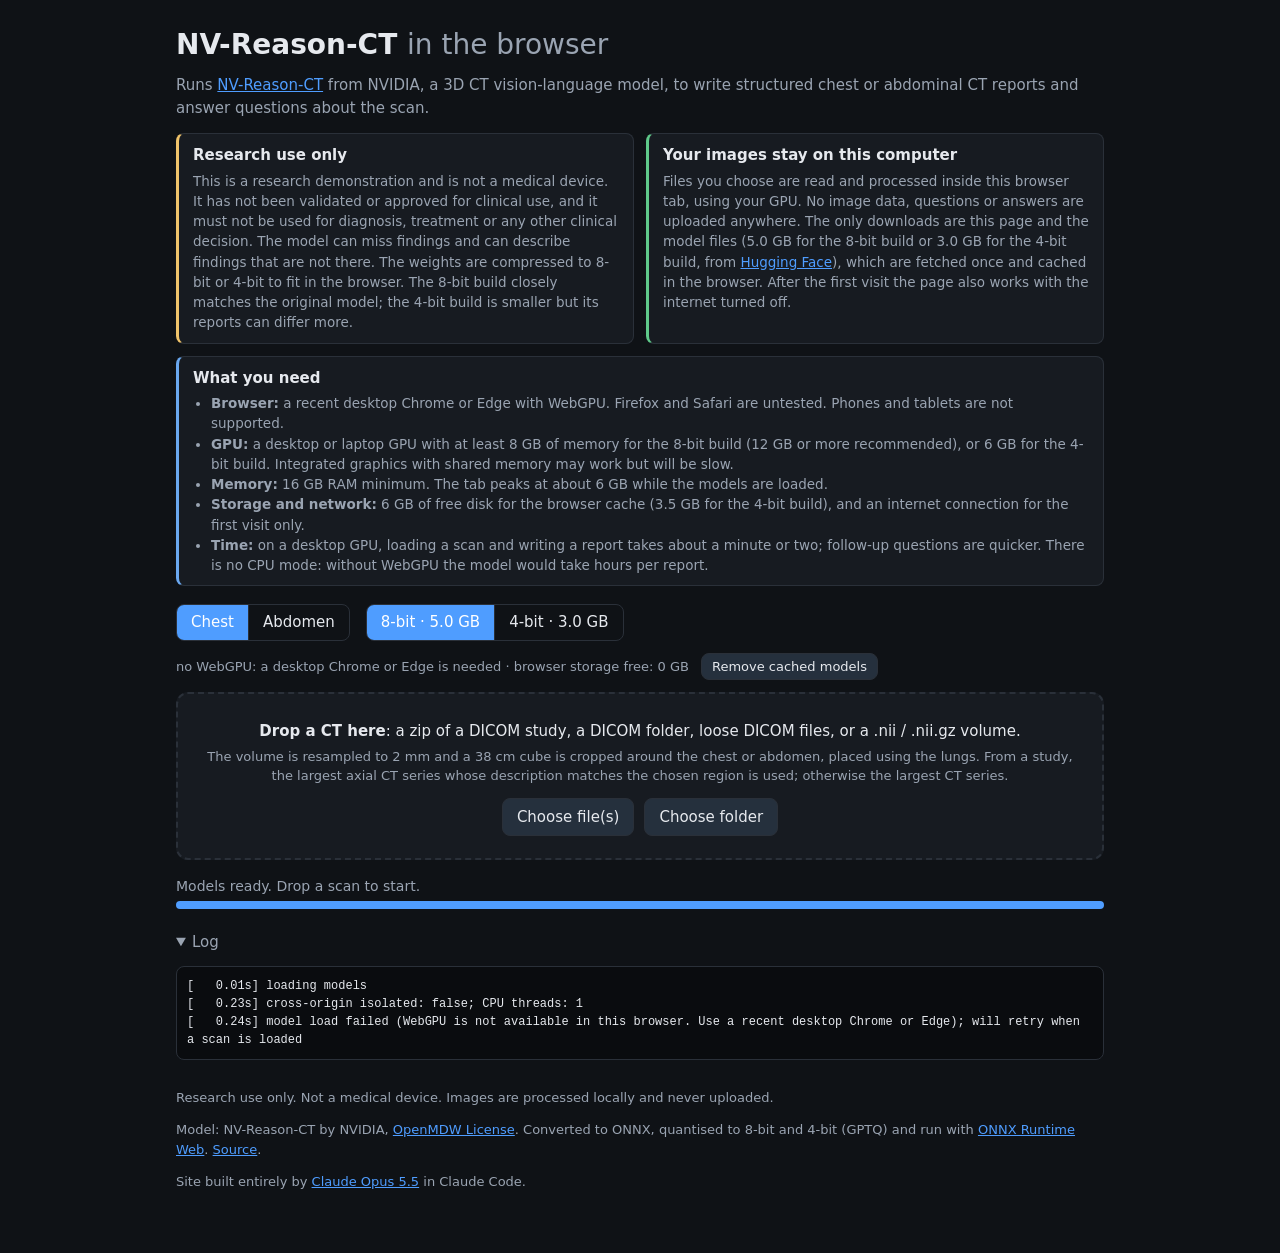
<file: index.html>
<!doctype html>
<html lang="en">
<head>
<meta charset="utf-8">
<meta name="viewport" content="width=device-width, initial-scale=1">
<title>NV-Reason-CT in the browser: CT reports and questions</title>
<script src="coi-serviceworker.js"></script>
<link rel="stylesheet" href="style.css">
</head>
<body>
<main>
  <header>
    <h1>NV-Reason-CT <span>in the browser</span></h1>
    <p>Runs <a href="https://huggingface.co/nvidia/NV-Reason-CT">NV-Reason-CT</a> from NVIDIA, a 3D CT vision-language model,
      to write structured chest or abdominal CT reports and answer questions about the scan.</p>
  </header>

  <section class="notice" aria-label="Disclaimer">
    <div>
      <h2>Research use only</h2>
      <p>This is a research demonstration and is not a medical device. It has not been validated or approved for clinical use,
        and it must not be used for diagnosis, treatment or any other clinical decision. The model can miss findings and can
        describe findings that are not there. The weights are compressed to 8-bit or 4-bit to fit in the browser. The 8-bit build closely
        matches the original model; the 4-bit build is smaller but its reports can differ more.</p>
    </div>
    <div>
      <h2>Your images stay on this computer</h2>
      <p>Files you choose are read and processed inside this browser tab, using your GPU. No image data, questions or answers are uploaded anywhere.
        The only downloads are this page and the model files (5.0 GB for the 8-bit build or 3.0 GB for the 4-bit build, from <a href="https://huggingface.co/jarrelscy/nv-reason-ct-onnx">Hugging Face</a>),
        which are fetched once and cached in the browser. After the first visit the page also works with the internet turned off.</p>
    </div>
    <div class="specs">
      <h2>What you need</h2>
      <ul>
        <li><b>Browser:</b> a recent desktop Chrome or Edge with WebGPU. Firefox and Safari are untested. Phones and tablets are not supported.</li>
        <li><b>GPU:</b> a desktop or laptop GPU with at least 8 GB of memory for the 8-bit build (12 GB or more recommended), or 6 GB for the 4-bit build.
          Integrated graphics with shared memory may work but will be slow.</li>
        <li><b>Memory:</b> 16 GB RAM minimum. The tab peaks at about 6 GB while the models are loaded.</li>
        <li><b>Storage and network:</b> 6 GB of free disk for the browser cache (3.5 GB for the 4-bit build), and an internet connection for the first visit only.</li>
        <li><b>Time:</b> on a desktop GPU, loading a scan and writing a report takes about a minute or two; follow-up questions are quicker.
          There is no CPU mode: without WebGPU the model would take hours per report.</li>
      </ul>
    </div>
  </section>

  <section class="controls">
    <div class="seg" role="radiogroup" aria-label="Region">
      <label><input type="radio" name="region" value="chest" checked> Chest</label>
      <label><input type="radio" name="region" value="abdomen"> Abdomen</label>
    </div>
    <div class="seg" role="radiogroup" aria-label="Model build">
      <label title="Closely matches the original model. 5.0 GB download."><input type="radio" name="variant" value="int8" checked> 8-bit · 5.0 GB</label>
      <label title="Smaller download; reports can differ more from the original model. 3.0 GB download."><input type="radio" name="variant" value="int4"> 4-bit · 3.0 GB</label>
    </div>
    <div id="caps" class="caps"></div>
    <button id="clearCache" class="btn small" type="button" title="Delete the downloaded model files from this browser">Remove cached models</button>
  </section>

  <section id="drop" class="drop" tabindex="0">
    <p><b>Drop a CT here</b>: a zip of a DICOM study, a DICOM folder, loose DICOM files, or a .nii / .nii.gz volume.</p>
    <p class="hint">The volume is resampled to 2 mm and a 38 cm cube is cropped around the chest or abdomen, placed using the lungs.
      From a study, the largest axial CT series whose description matches the chosen region is used; otherwise the largest CT series.</p>
    <div class="buttons">
      <label class="btn">Choose file(s)<input id="files" type="file" multiple accept=".zip,.nii,.gz,.dcm,application/zip,application/dicom,*/*"></label>
      <label class="btn">Choose folder<input id="folder" type="file" webkitdirectory></label>
    </div>
  </section>

  <section id="status" class="status" hidden>
    <div class="stage"><span id="stage">Starting</span><span id="pct"></span></div>
    <div class="bar"><i id="bar"></i></div>
  </section>

  <section id="chat" hidden>
    <div class="summary" id="summary"></div>
    <div id="msgs"></div>
    <div class="presets" id="presets"></div>
    <form id="askForm">
      <textarea id="q" rows="2" placeholder="Ask a question about this scan, e.g. Is there a pleural effusion?"></textarea>
      <div class="askbar">
        <label title="The model writes its reasoning before the answer. Slower."><input type="checkbox" id="thinking"> Show reasoning</label>
        <span class="grow"></span>
        <button type="button" id="newChat" class="btn small">New conversation</button>
        <button type="button" id="stop" class="btn small" disabled>Stop</button>
        <button type="submit" id="send" class="btn">Ask</button>
      </div>
    </form>
  </section>

  <details id="logbox" open>
    <summary>Log</summary>
    <pre id="log"></pre>
  </details>

  <footer>
    <p>Research use only. Not a medical device. Images are processed locally and never uploaded.</p>
    <p>Model: NV-Reason-CT by NVIDIA, <a href="https://huggingface.co/nvidia/NV-Reason-CT/blob/main/LICENSE">OpenMDW License</a>.
      Converted to ONNX, quantised to 8-bit and 4-bit (GPTQ) and run with <a href="https://onnxruntime.ai/">ONNX Runtime Web</a>.
      <a href="https://github.com/jarrelscy/nv-reason-ct-web">Source</a>.</p>
    <p>Site built entirely by <a href="https://claude.com/claude-code">Claude Opus 5.5</a> in Claude Code.</p>
  </footer>
</main>
<script type="module" src="app.js"></script>
</body>
</html>
</file>
<file: style.css>
:root { --bg: #0f1216; --panel: #171b21; --line: #2a3039; --text: #e6e9ee; --dim: #9aa4b2; --acc: #4f9dff; --pos: #ff8a4c; }
* { box-sizing: border-box; }
body { margin: 0; background: var(--bg); color: var(--text); font: 15px/1.5 system-ui, -apple-system, "Segoe UI", sans-serif; }
main { max-width: 960px; margin: 0 auto; padding: 24px 16px 48px; }
a { color: var(--acc); }
h1 { margin: 0 0 8px; font-size: 28px; }
h1 span { color: var(--dim); font-weight: 400; }
header p { margin: 6px 0; color: var(--dim); }
.notice { display: grid; grid-template-columns: 1fr 1fr; gap: 12px; margin: 14px 0 4px; }
.notice > div { background: var(--panel); border: 1px solid var(--line); border-left: 3px solid #f0c36a; border-radius: 8px; padding: 10px 14px; }
.notice > div:nth-child(2) { border-left-color: #5fc98a; }
.notice > .specs { grid-column: 1 / -1; border-left-color: #6aa8f0; }
.notice ul { margin: 0; padding-left: 18px; color: var(--dim); font-size: 13.5px; }
.notice h2 { margin: 0 0 4px; font-size: 15px; }
.notice p { margin: 0; color: var(--dim); font-size: 13.5px; }
@media (max-width: 700px) { .notice { grid-template-columns: 1fr; } }
.controls { display: flex; flex-wrap: wrap; gap: 12px; align-items: center; margin: 18px 0 12px; }
.seg { display: inline-flex; border: 1px solid var(--line); border-radius: 8px; overflow: hidden; }
.seg label { padding: 6px 14px; cursor: pointer; border-right: 1px solid var(--line); }
.seg label:last-child { border-right: 0; }
.seg input { display: none; }
.seg label:has(input:checked) { background: var(--acc); color: #fff; }
.caps { color: var(--dim); font-size: 13px; }
.drop { border: 2px dashed var(--line); border-radius: 12px; padding: 22px; background: var(--panel); text-align: center; transition: border-color .15s; }
.drop.over { border-color: var(--acc); }
.drop.busy { opacity: .5; pointer-events: none; }
.drop p { margin: 4px 0; }
.hint { color: var(--dim); font-size: 13px; }
.buttons { margin-top: 12px; display: flex; gap: 10px; justify-content: center; }
.btn { display: inline-block; padding: 7px 14px; border-radius: 8px; background: #25303d; border: 1px solid var(--line); color: var(--text); cursor: pointer; font: inherit; }
.btn:hover { background: #2e3a49; }
.btn input { display: none; }
.btn.small { padding: 3px 10px; font-size: 13px; }
.status { margin: 16px 0; }
.stage { display: flex; justify-content: space-between; color: var(--dim); font-size: 14px; margin-bottom: 4px; }
.bar { height: 8px; background: var(--panel); border-radius: 4px; overflow: hidden; }
.bar i { display: block; height: 100%; width: 0; background: var(--acc); transition: width .2s; }
.summary { background: var(--panel); border: 1px solid var(--line); border-radius: 10px; padding: 10px 14px; font-size: 14px; color: var(--dim); }
.summary b { color: var(--text); font-weight: 600; }
details { margin-top: 22px; }
summary { cursor: pointer; color: var(--dim); }
pre { background: #0a0c0f; border: 1px solid var(--line); border-radius: 8px; padding: 10px; font-size: 12px; max-height: 320px; overflow: auto; white-space: pre-wrap; }
footer { margin-top: 28px; color: var(--dim); font-size: 13px; }
.controls .seg + .seg { margin-left: 4px; }
#chat { margin-top: 18px; }
#msgs { margin: 12px 0; display: flex; flex-direction: column; gap: 10px; }
.msg { border: 1px solid var(--line); border-radius: 10px; padding: 10px 14px; white-space: pre-wrap; font-size: 14.5px; }
.msg.user { background: #1b2430; align-self: flex-end; max-width: 85%; }
.msg.bot { background: var(--panel); }
.msg .think { color: var(--dim); font-size: 13px; border-left: 2px solid var(--line); padding-left: 10px; margin-bottom: 8px; }
.msg .answer { color: #ffd08a; font-weight: 600; }
.msg .meta { color: var(--dim); font-size: 12px; margin-top: 6px; white-space: normal; }
.msg.working .body::after { content: '▍'; color: var(--acc); animation: blink 1s steps(2) infinite; }
@keyframes blink { 50% { opacity: 0; } }
.presets { display: flex; flex-wrap: wrap; gap: 8px; margin-bottom: 8px; }
#askForm textarea { width: 100%; background: #0a0c0f; color: var(--text); border: 1px solid var(--line); border-radius: 8px; padding: 8px 10px; font: inherit; resize: vertical; }
.askbar { display: flex; gap: 10px; align-items: center; margin-top: 6px; font-size: 14px; }
.askbar .grow { flex: 1; }
.btn:disabled { opacity: .45; cursor: default; }
</file>
